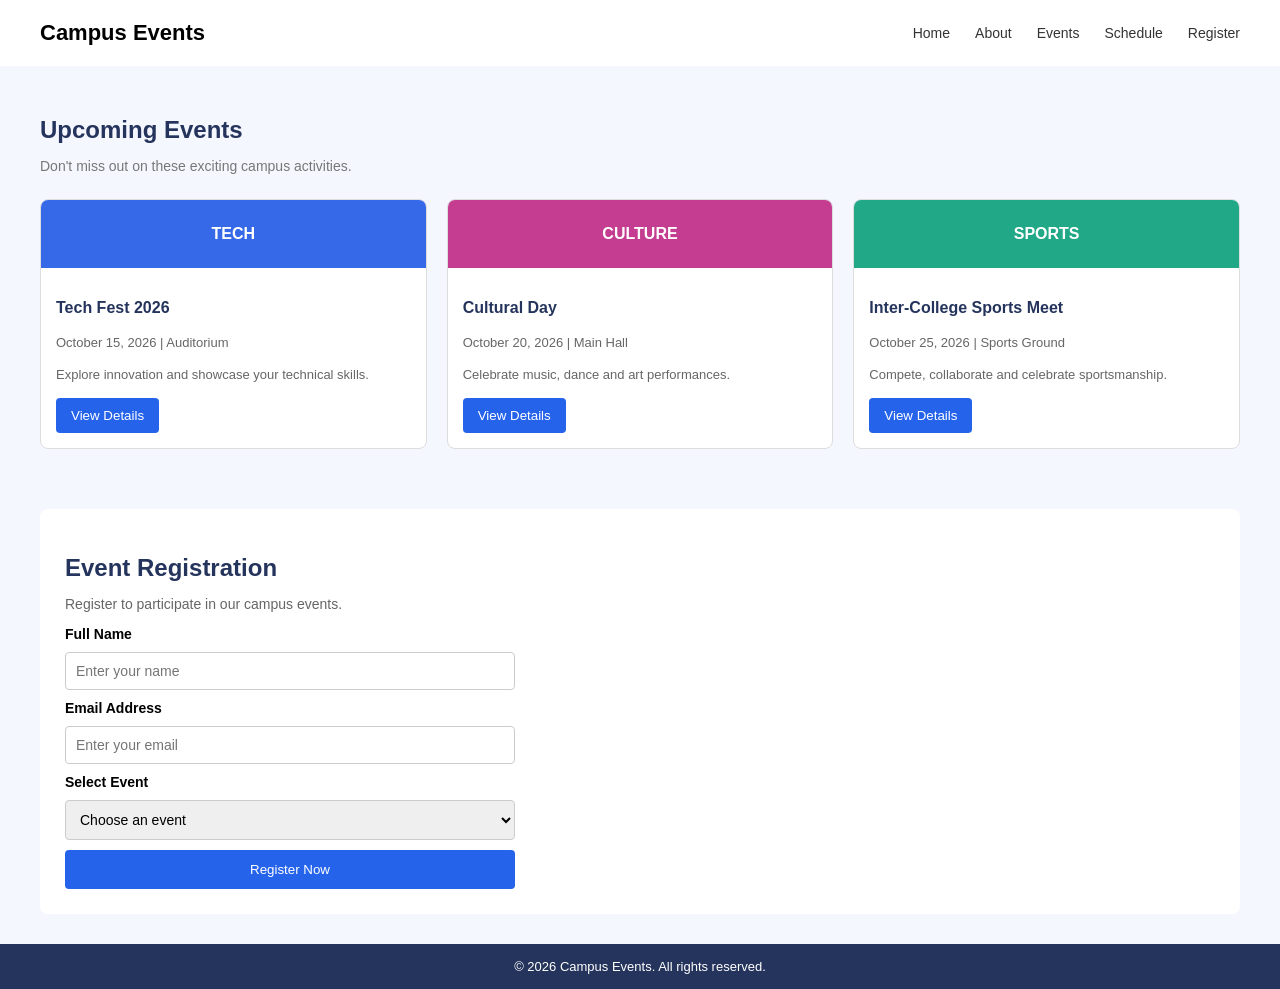
<file: campus events/css/external_css/index.html>
<!DOCTYPE html>
<html lang="en">
<head>
    <meta charset="UTF-8">
    <meta name="viewport" content="width=device-width, initial-scale=1.0">
    <title>CAMPUS EVENTS</title>
    <link rel="stylesheet" href="style.css">
</head>

<body>
    <header>
        <nav>
            <div class="logo">Campus Events</div>
            
            <div class="nav-links">
                <a href="#">Home</a>
                <a href="#">About</a>
                <a href="#">Events</a>
                <a href="#">Schedule</a>
                <a href="#">Register</a>
            </div>

        </nav>
    </header>
    <section class="events">
    <h2>Upcoming Events</h2>
    <p class="subtitle">Don't miss out on these exciting campus activities.</p>

    <div class="event-container">

        <div class="event-card">
            <div class="event-header tech">TECH</div>
            <div class="event-content">
                <h3>Tech Fest 2026</h3>
                <p>October 15, 2026 | Auditorium</p>
                <p>Explore innovation and showcase your technical skills.</p>
                <button>View Details</button>
            </div>
        </div>

        <div class="event-card">
            <div class="event-header culture">CULTURE</div>
            <div class="event-content">
                <h3>Cultural Day</h3>
                <p>October 20, 2026 | Main Hall</p>
                <p>Celebrate music, dance and art performances.</p>
                <button>View Details</button>
            </div>
        </div>

        <div class="event-card">
            <div class="event-header sports">SPORTS</div>
            <div class="event-content">
                <h3>Inter-College Sports Meet</h3>
                <p>October 25, 2026 | Sports Ground</p>
                <p>Compete, collaborate and celebrate sportsmanship.</p>
                <button>View Details</button>
            </div>
        </div>

    </div>
</section>

<section class="registration">
    <h2>Event Registration</h2>
    <p>Register to participate in our campus events.</p>

    <form>
        <label for="name">Full Name</label>
        <input type="text" id="name" placeholder="Enter your name">

        <label for="email">Email Address</label>
        <input type="email" id="email" placeholder="Enter your email">

        <label for="event">Select Event</label>
        <select id="event">
            <option value="">Choose an event</option>
            <option>Tech Fest 2026</option>
            <option>Cultural Day</option>
            <option>Inter-College Sports Meet</option>
        </select>

        <button type="submit">Register Now</button>
    </form>
</section>

<footer>
    <p>&copy; 2026 Campus Events. All rights reserved.</p>
</footer>

    
</body>
</html>
</file>
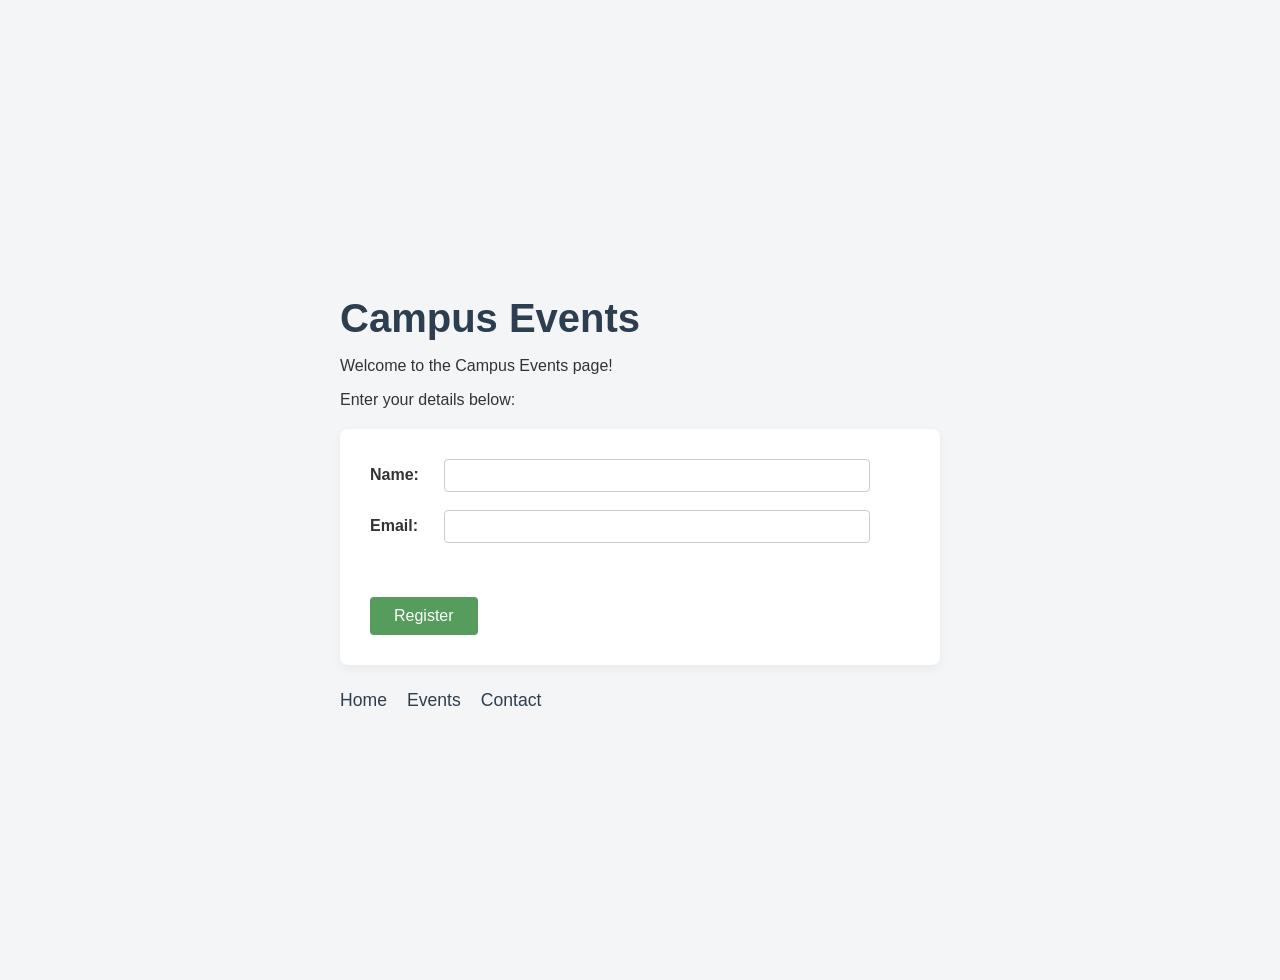
<file: campus events/css/inline_css/index.html>
<!DOCTYPE html>
<html lang="en">
<head>
    <meta charset="UTF-8">
    <meta name="viewport" content="width=device-width, initial-scale=1.0">
    <title>Campus Events</title>
    <link rel = "stylesheet" href = "style.css">
</head>
<body>
    <main class="main">
        <h1 class="event-title">Campus Events</h1>
        <p class="event-description">Welcome to the Campus Events page!</p>
        <p>Enter your details below:</details></p>
        <form action="/register" method="post" class="registration-form">
            <label class="form-label" for="name">Name:</label>
            <input type="text" id="name" name="name" class="form-input" required>
            <br><br>
            <label class="form-label" for="email">Email:</label>
            <input type="email" id="email" name="email" class="form-input" required>
            <br><br>
            <br>
            <br>

            <button type="submit" class="register-button">Register</button>

        </form>

        <nav class="navigation">
            <a href="/home" class="nav-link">Home</a>
            <a href="/events" class="nav-link">Events</a>
            <a href="/contact" class="nav-link">Contact</a>
        </nav>

        
    </main>
</body>
</html>
</file>
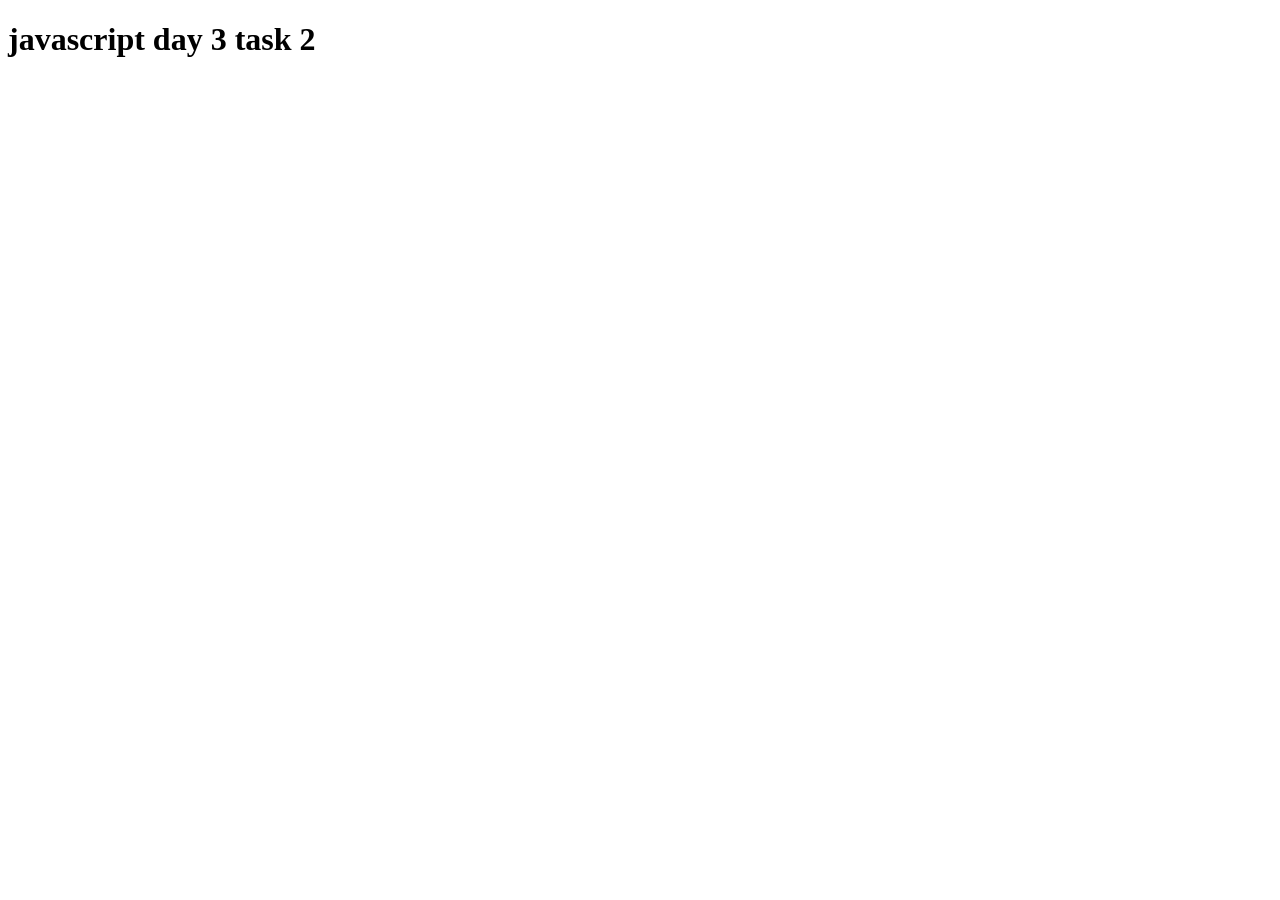
<file: javascript/day3/Task2/index.html>
<!DOCTYPE html>
<html lang="en">
<head>
    <meta charset="UTF-8">
    <meta name="viewport" content="width=device-width, initial-scale=1.0">
    <title>Document</title>
</head>
<body>
    <h1>javascript day 3 task 2</h1>
    <script src = "script.js"></script>
</body>
</html>
</file>
<file: campus events/css/external_css/style.css>
body {
    margin: 0;
    font-family: Arial, sans-serif;
    background-color: #f5f7ff;
}

header {
    background-color: white;
    padding: 20px 40px;
}

nav {
    display: flex;
    justify-content: space-between;
    align-items: center;
}

.logo{
    font-size: 22px;
    font-weight:bold;
    color:#000000
}
.nav-links{
    display:flex;
    gap:25px;
}
.nav-links a{
    text-decoration: none;
    color:#333333;
    font-size:14px;
}
.nav-links a:hover{
    color:#2563eb;
}


.events {
    padding: 30px 40px;
}

.events h2 {
    color: #25345c;
    margin-bottom: 5px;
}

.subtitle {
    color: #777777;
    font-size: 14px;
    margin-bottom: 25px;
}

.event-container {
    display: grid;
    grid-template-columns: repeat(3, 1fr);
    gap: 20px;
}

.event-card {
    background-color: white;
    border: 1px solid #dddddd;
    border-radius: 8px;
    overflow: hidden;
}

.event-header {
    padding: 25px;
    text-align: center;
    color: white;
    font-weight: bold;
}

.tech {
    background-color: #3569e8;
}

.culture {
    background-color: #c43d91;
}

.sports {
    background-color: #20a887;
}

.event-content {
    padding: 15px;
}

.event-content h3 {
    color: #25345c;
    font-size: 16px;
}

.event-content p {
    color: #666666;
    font-size: 13px;
    line-height: 1.5;
}

.event-content button {
    background-color: #2563eb;
    color: white;
    border: none;
    padding: 10px 15px;
    border-radius: 4px;
    cursor: pointer;
}

footer {
    background-color: #25345c;
    color: white;
    text-align: center;
    padding: 15px;
    margin-top: 30px;
}

footer p {
    font-size: 13px;
    margin: 0;
}


.registration {
    background-color: white;
    padding: 25px;
    margin: 30px 40px;
    border-radius: 8px;
}

.registration h2 {
    color: #25345c;
    margin-bottom: 5px;
}

.registration p {
    color: #666666;
    font-size: 14px;
}

.registration form {
    display: flex;
    flex-direction: column;
    gap: 10px;
    max-width: 450px;
}

.registration label {
    font-size: 14px;
    font-weight: bold;
}

.registration input,
.registration select {
    padding: 10px;
    border: 1px solid #cccccc;
    border-radius: 4px;
    font-size: 14px;
}

.registration button {
    background-color: #2563eb;
    color: white;
    border: none;
    padding: 12px;
    border-radius: 4px;
    cursor: pointer;
}
</file>
<file: campus events/css/inline_css/style.css>
body {
    font-family: Arial, sans-serif;
    background-color: #f4f5f7;
    margin: 0;
    padding: 40px;
    display: flex;
    justify-content: center;
    align-items: center;
    min-height: 100vh;
}

.main {
    background-color: transparent;
    padding: 0;
    max-width: 600px;
    width: 100%;
}

.event-title {
    color: #2c3e50;
    font-size: 2.5em;
    margin-bottom: 10px;
}

.event-description {
    color: #333333;
    margin-bottom: 5px;
}

p {
    color: #333333;
    margin-bottom: 20px;
}

.registration-form {
    background-color: #ffffff;
    padding: 30px;
    border-radius: 8px;
    box-shadow: 0 4px 12px rgba(0, 0, 0, 0.05);
    margin-bottom: 25px;
}

.form-label {
    color: #333;
    font-weight: bold;
    display: inline-block;
    width: 70px;
}

.form-input {
    color: #333;
    padding: 8px 12px;
    border: 1px solid #ccc;
    border-radius: 4px;
    width: calc(100% - 90px);
    max-width: 400px;
}

.register-button {
    background-color: #559c5d;
    color: #ffffff;
    border: none;
    padding: 10px 24px;
    font-size: 1em;
    border-radius: 4px;
    cursor: pointer;
}

.register-button:hover {
    background-color: #447e4c;
}

.navigation {
    display: flex;
    gap: 20px;
}

.nav-link {
    color: #2c3e50;
    text-decoration: none;
    font-size: 1.1em;
    transition: color 0.2s ease;
}

.nav-link:hover {
    color: #3498db;
    text-decoration: underline;
}
</file>
